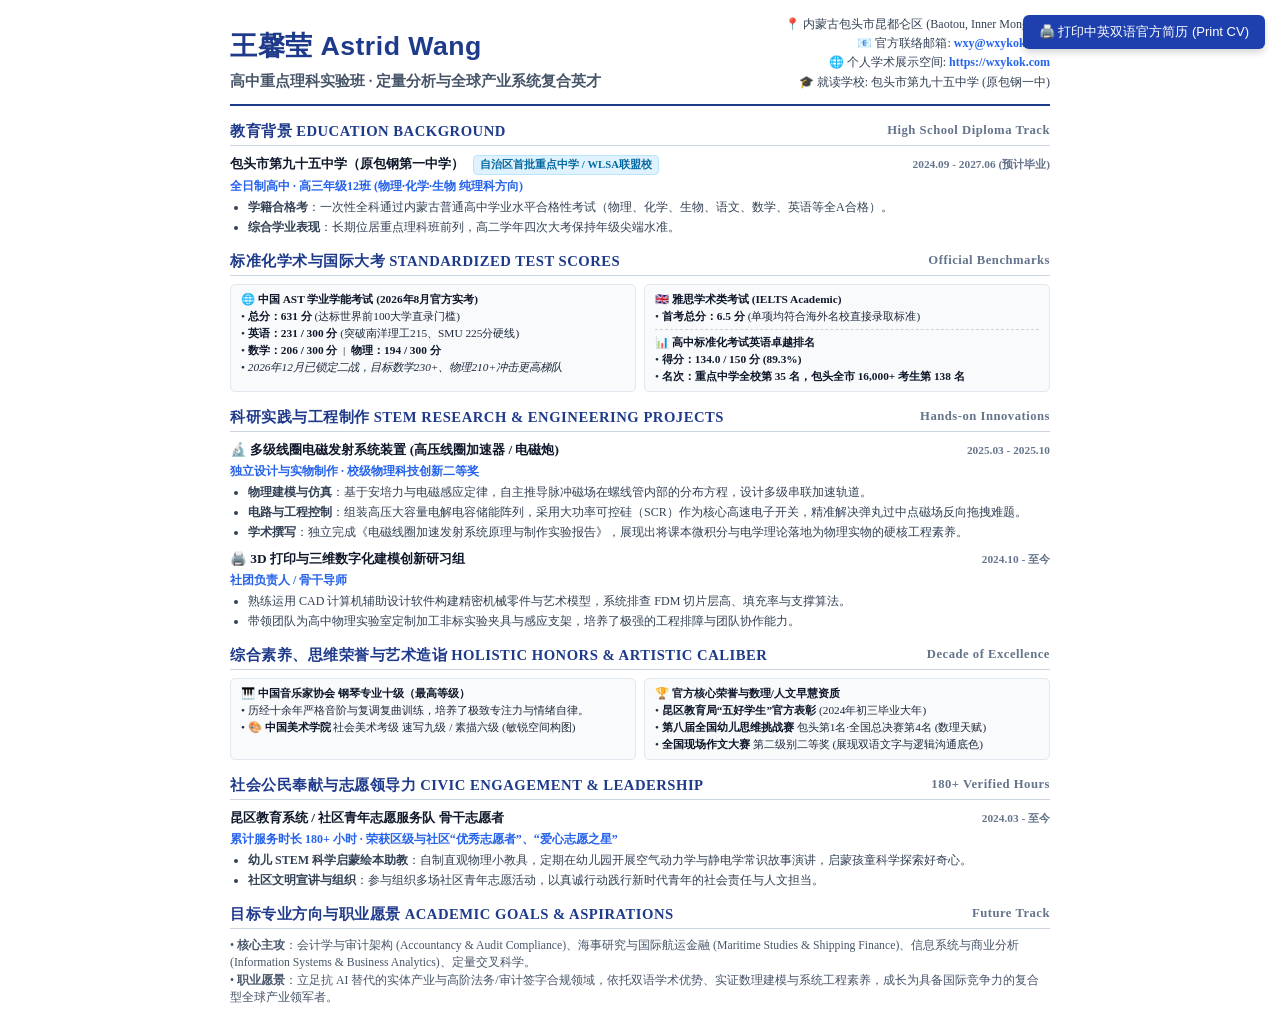
<file: cv.html>
<!DOCTYPE html>
<html lang="zh-CN">
<head>
    <meta charset="UTF-8">
    <title>王馨莹 (Astrid Wang) - 中英文官方学术履历表 (Curriculum Vitae / Academic CV)</title>
    <style>
        @page { size: A4 portrait; margin: 15mm 15mm; }
        body { font-family: "Inter", "Microsoft YaHei", "Times New Roman", sans-serif; color: #1e293b; line-height: 1.5; font-size: 9.5pt; padding: 15px; background: #fff; margin: 0 auto; max-width: 820px; }
        .header { display: flex; justify-content: space-between; align-items: flex-end; border-bottom: 2.5px solid #1e3a8a; padding-bottom: 12px; margin-bottom: 14px; }
        .name-box h1 { margin: 0; font-size: 20pt; color: #1e3a8a; font-family: "Outfit", "SimHei", sans-serif; font-weight: 800; letter-spacing: 0.5px; }
        .name-box p { margin: 4px 0 0 0; font-size: 11pt; color: #475569; font-weight: 600; }
        .contact-box { text-align: right; font-size: 9pt; color: #334155; line-height: 1.6; }
        .contact-box a { color: #2563eb; text-decoration: none; font-weight: 600; }
        .section { margin-bottom: 14px; }
        .section-title { font-size: 11pt; font-weight: 800; color: #1e3a8a; text-transform: uppercase; border-bottom: 1.5px solid #cbd5e1; padding-bottom: 3px; margin-bottom: 8px; display: flex; justify-content: space-between; align-items: center; letter-spacing: 0.5px; }
        .section-title span.en { font-size: 9.5pt; color: #64748b; font-weight: 600; text-transform: none; }
        .item-row { display: flex; justify-content: space-between; align-items: baseline; margin-bottom: 2px; }
        .item-main { font-weight: 700; color: #0f172a; font-size: 10pt; }
        .item-sub { color: #2563eb; font-weight: 600; font-size: 9pt; }
        .item-date { font-weight: 600; color: #64748b; font-size: 8.5pt; }
        .desc-list { margin: 3px 0 8px 18px; padding: 0; font-size: 9pt; color: #334155; line-height: 1.5; }
        .desc-list li { margin-bottom: 2px; }
        .highlight { color: #b91c1c; font-weight: 700; }
        .badge { background: #e0f2fe; color: #0369a1; padding: 1px 6px; border-radius: 4px; font-size: 8pt; font-weight: 700; border: 1px solid #bae6fd; display: inline-block; margin-left: 6px; }
        .grid-2 { display: grid; grid-template-columns: 1fr 1fr; gap: 8px; }
        .mini-card { background: #f8fafc; border: 1px solid #e2e8f0; border-radius: 5px; padding: 6px 10px; font-size: 8.5pt; }
        .mini-card strong { color: #0f172a; }
        .print-btn { position: fixed; top: 15px; right: 15px; padding: 8px 16px; background: #1e40af; color: white; border: none; border-radius: 6px; font-size: 13px; cursor: pointer; box-shadow: 0 4px 6px rgba(0,0,0,0.15); z-index: 100; }
        @media print { .print-btn { display: none; } body { padding: 0; font-size: 9pt; } .section { margin-bottom: 10px; } }
    </style>
</head>
<body>
    <button class="print-btn" onclick="window.print()">🖨️ 打印中英双语官方简历 (Print CV)</button>

    <!-- Header / Contact -->
    <div class="header">
        <div class="name-box">
            <h1>王馨莹 Astrid Wang</h1>
            <p>高中重点理科实验班 · 定量分析与全球产业系统复合英才</p>
        </div>
        <div class="contact-box">
            <div>📍 内蒙古包头市昆都仑区 (Baotou, Inner Mongolia)</div>
            <div>📧 官方联络邮箱: <a href="mailto:wxy@wxykok.com">wxy@wxykok.com</a></div>
            <div>🌐 个人学术展示空间: <a href="https://wxykok.com" target="_blank">https://wxykok.com</a></div>
            <div>🎓 就读学校: 包头市第九十五中学 (原包钢一中)</div>
        </div>
    </div>

    <!-- Education -->
    <div class="section">
        <div class="section-title">
            <span>教育背景 Education Background</span>
            <span class="en">High School Diploma Track</span>
        </div>
        <div class="item-row">
            <div>
                <span class="item-main">包头市第九十五中学（原包钢第一中学）</span>
                <span class="badge">自治区首批重点中学 / WLSA联盟校</span>
            </div>
            <span class="item-date">2024.09 - 2027.06 (预计毕业)</span>
        </div>
        <div class="item-sub">全日制高中 · 高三年级12班 (物理·化学·生物 纯理科方向)</div>
        <ul class="desc-list">
            <li><strong>学籍合格考</strong>：一次性全科通过内蒙古普通高中学业水平合格性考试（物理、化学、生物、语文、数学、英语等全A合格）。</li>
            <li><strong>综合学业表现</strong>：长期位居重点理科班前列，高二学年四次大考保持年级尖端水准。</li>
        </ul>
    </div>

    <!-- Standardized Tests -->
    <div class="section">
        <div class="section-title">
            <span>标准化学术与国际大考 Standardized Test Scores</span>
            <span class="en">Official Benchmarks</span>
        </div>
        <div class="grid-2">
            <div class="mini-card">
                <strong>🌐 中国 AST 学业学能考试 (2026年8月官方实考)</strong><br>
                • <strong>总分：631 分</strong> (达标世界前100大学直录门槛)<br>
                • <strong>英语：231 / 300 分</strong> (突破南洋理工215、SMU 225分硬线)<br>
                • <strong>数学：206 / 300 分</strong> &nbsp;|&nbsp; <strong>物理：194 / 300 分</strong><br>
                • <em>2026年12月已锁定二战，目标数学230+、物理210+冲击更高梯队</em>
            </div>
            <div class="mini-card">
                <strong>🇬🇧 雅思学术类考试 (IELTS Academic)</strong><br>
                • <strong>首考总分：6.5 分</strong> (单项均符合海外名校直接录取标准)<br>
                <hr style="border:0; border-top:1px dashed #cbd5e1; margin:4px 0;">
                <strong>📊 高中标准化考试英语卓越排名</strong><br>
                • <strong>得分：134.0 / 150 分 (89.3%)</strong><br>
                • <strong>名次：重点中学全校第 35 名，包头全市 16,000+ 考生第 138 名</strong>
            </div>
        </div>
    </div>

    <!-- STEM Research & Projects -->
    <div class="section">
        <div class="section-title">
            <span>科研实践与工程制作 STEM Research & Engineering Projects</span>
            <span class="en">Hands-on Innovations</span>
        </div>
        
        <div class="item-row">
            <span class="item-main">🔬 多级线圈电磁发射系统装置 (高压线圈加速器 / 电磁炮)</span>
            <span class="item-date">2025.03 - 2025.10</span>
        </div>
        <div class="item-sub">独立设计与实物制作 · 校级物理科技创新二等奖</div>
        <ul class="desc-list">
            <li><strong>物理建模与仿真</strong>：基于安培力与电磁感应定律，自主推导脉冲磁场在螺线管内部的分布方程，设计多级串联加速轨道。</li>
            <li><strong>电路与工程控制</strong>：组装高压大容量电解电容储能阵列，采用大功率可控硅（SCR）作为核心高速电子开关，精准解决弹丸过中点磁场反向拖拽难题。</li>
            <li><strong>学术撰写</strong>：独立完成《电磁线圈加速发射系统原理与制作实验报告》，展现出将课本微积分与电学理论落地为物理实物的硬核工程素养。</li>
        </ul>

        <div class="item-row">
            <span class="item-main">🖨️ 3D 打印与三维数字化建模创新研习组</span>
            <span class="item-date">2024.10 - 至今</span>
        </div>
        <div class="item-sub">社团负责人 / 骨干导师</div>
        <ul class="desc-list">
            <li>熟练运用 CAD 计算机辅助设计软件构建精密机械零件与艺术模型，系统排查 FDM 切片层高、填充率与支撑算法。</li>
            <li>带领团队为高中物理实验室定制加工非标实验夹具与感应支架，培养了极强的工程排障与团队协作能力。</li>
        </ul>
    </div>

    <!-- Arts & Special Talents -->
    <div class="section">
        <div class="section-title">
            <span>综合素养、思维荣誉与艺术造诣 Holistic Honors & Artistic Caliber</span>
            <span class="en">Decade of Excellence</span>
        </div>
        <div class="grid-2">
            <div class="mini-card">
                <strong>🎹 中国音乐家协会 钢琴专业十级（最高等级）</strong><br>
                • 历经十余年严格音阶与复调复曲训练，培养了极致专注力与情绪自律。<br>
                • <strong>🎨 中国美术学院</strong> 社会美术考级 速写九级 / 素描六级 (敏锐空间构图)
            </div>
            <div class="mini-card">
                <strong>🏆 官方核心荣誉与数理/人文早慧资质</strong><br>
                • <strong>昆区教育局“五好学生”官方表彰</strong> (2024年初三毕业大年)<br>
                • <strong>第八届全国幼儿思维挑战赛</strong> 包头第1名·全国总决赛第4名 (数理天赋)<br>
                • <strong>全国现场作文大赛</strong> 第二级别二等奖 (展现双语文字与逻辑沟通底色)
            </div>
        </div>
    </div>

    <!-- Community & Leadership -->
    <div class="section">
        <div class="section-title">
            <span>社会公民奉献与志愿领导力 Civic Engagement & Leadership</span>
            <span class="en">180+ Verified Hours</span>
        </div>
        <div class="item-row">
            <span class="item-main">昆区教育系统 / 社区青年志愿服务队 骨干志愿者</span>
            <span class="item-date">2024.03 - 至今</span>
        </div>
        <div class="item-sub">累计服务时长 180+ 小时 · 荣获区级与社区“优秀志愿者”、“爱心志愿之星”</div>
        <ul class="desc-list">
            <li><strong>幼儿 STEM 科学启蒙绘本助教</strong>：自制直观物理小教具，定期在幼儿园开展空气动力学与静电学常识故事演讲，启蒙孩童科学探索好奇心。</li>
            <li><strong>社区文明宣讲与组织</strong>：参与组织多场社区青年志愿活动，以真诚行动践行新时代青年的社会责任与人文担当。</li>
        </ul>
    </div>

    <!-- Target Majors & Career Goals -->
    <div class="section">
        <div class="section-title">
            <span>目标专业方向与职业愿景 Academic Goals & Aspirations</span>
            <span class="en">Future Track</span>
        </div>
        <p style="margin: 3px 0 0 0; font-size: 8.8pt; color: #475569; line-height: 1.5;">
            • <strong>核心主攻</strong>：会计学与审计架构 (Accountancy & Audit Compliance)、海事研究与国际航运金融 (Maritime Studies & Shipping Finance)、信息系统与商业分析 (Information Systems & Business Analytics)、定量交叉科学。<br>
            • <strong>职业愿景</strong>：立足抗 AI 替代的实体产业与高阶法务/审计签字合规领域，依托双语学术优势、实证数理建模与系统工程素养，成长为具备国际竞争力的复合型全球产业领军者。
        </p>
    </div>
</body>
</html>
</file>
